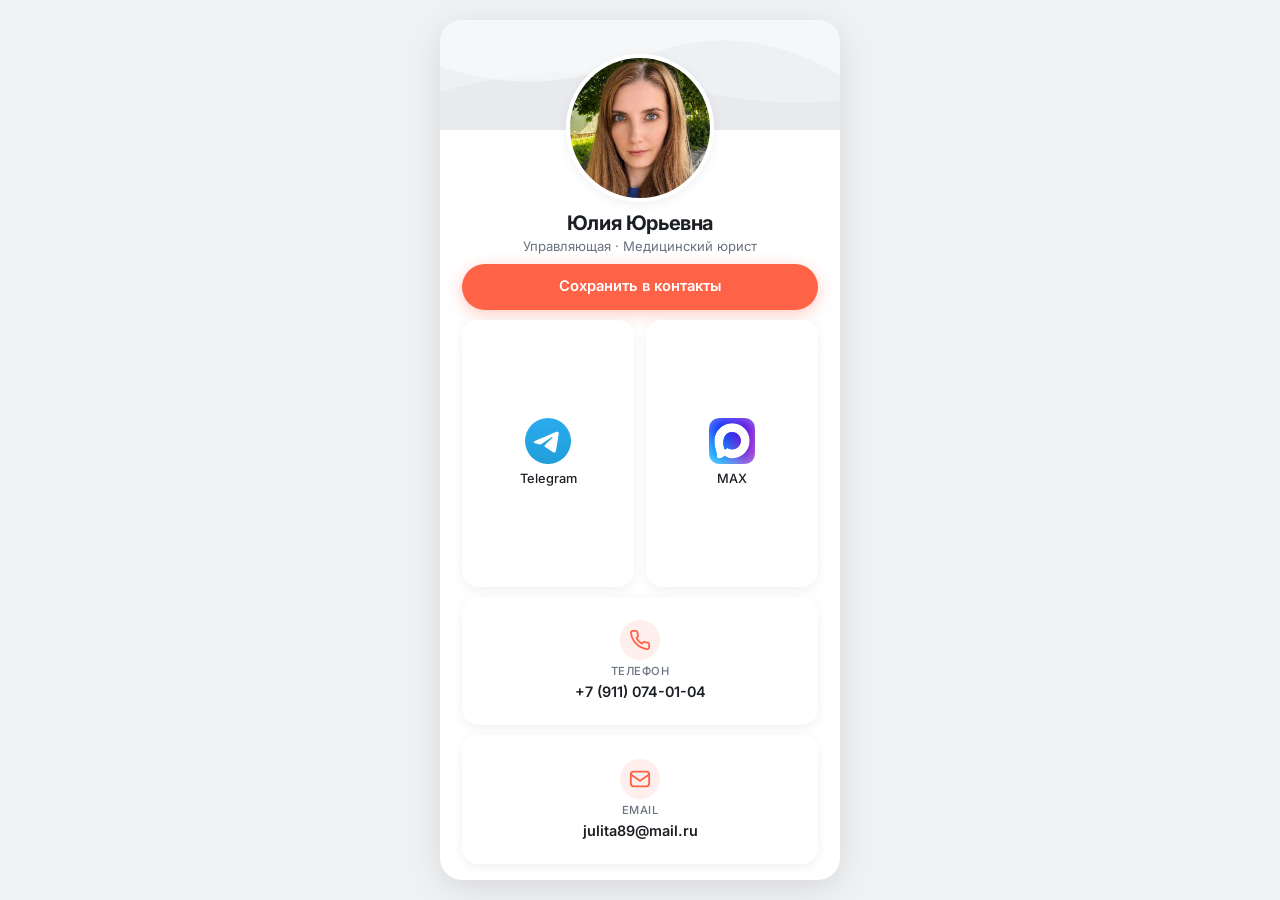
<file: index.html>
<!DOCTYPE html>
<html lang="ru">
<head>
  <meta charset="UTF-8">
  <meta name="viewport" content="width=device-width, initial-scale=1.0, viewport-fit=cover">
  <meta name="description" content="Юлия Юрьевна — управляющая, медицинский юрист">
  <title>Юлия Юрьевна</title>
  <link rel="preconnect" href="https://fonts.googleapis.com">
  <link rel="preconnect" href="https://fonts.gstatic.com" crossorigin>
  <link href="https://fonts.googleapis.com/css2?family=Inter:wght@400;500;600;700&display=swap" rel="stylesheet">
  <link rel="stylesheet" href="css/style.css?v=8">
  <link rel="icon" href="photo/avatar.jpg" type="image/jpeg">
</head>
<body>
  <main class="card">
    <div class="card__hero">
      <header class="card__header" aria-hidden="true">
        <svg class="card__waves" viewBox="0 0 400 130" preserveAspectRatio="none" xmlns="http://www.w3.org/2000/svg">
          <path d="M0,55 Q100,95 200,45 T400,65 L400,0 L0,0 Z" fill="rgba(255,255,255,0.45)"/>
          <path d="M0,85 Q120,45 220,75 T400,95 L400,0 L0,0 Z" fill="rgba(255,255,255,0.25)"/>
        </svg>
      </header>
      <div class="card__avatar-wrap">
        <img class="card__avatar" src="photo/avatar.jpg?v=4" alt="Юлия Юрьевна">
      </div>
    </div>

    <div class="card__body">
      <div class="card__intro">
        <h1 class="card__name">Юлия Юрьевна</h1>
        <p class="card__title">Управляющая · Медицинский юрист</p>
      </div>

      <a class="btn btn--primary" href="contact.vcf" download="Юлия_Юрьевна.vcf">
        Сохранить в контакты
      </a>

      <div class="links-grid">
        <a class="link-card" href="https://t.me/YU18YU" target="_blank" rel="noopener noreferrer">
          <img class="link-card__logo" src="icons/telegram.svg" width="40" height="40" alt="">
          <span class="link-card__label">Telegram</span>
        </a>
        <a class="link-card" href="https://max.ru/u/f9LHodD0cOL_HrG1ihCOvhenVAKla0ivn3VlDrTdwTqNVcTAOvn2TGo3qvQ" target="_blank" rel="noopener noreferrer">
          <img class="link-card__logo" src="icons/max.png" width="40" height="40" alt="">
          <span class="link-card__label">MAX</span>
        </a>
      </div>

      <div class="contacts">
        <a class="contact-card" href="tel:+79110740104">
          <span class="contact-card__icon" aria-hidden="true">
            <svg viewBox="0 0 24 24" width="22" height="22" fill="none" stroke="currentColor" stroke-width="2" stroke-linecap="round" stroke-linejoin="round">
              <path d="M22 16.92v3a2 2 0 0 1-2.18 2 19.79 19.79 0 0 1-8.63-3.07 19.5 19.5 0 0 1-6-6 19.79 19.79 0 0 1-3.07-8.67A2 2 0 0 1 4.11 2h3a2 2 0 0 1 2 1.72c.127.96.361 1.903.7 2.81a2 2 0 0 1-.45 2.11L8.09 9.91a16 16 0 0 0 6 6l1.27-1.27a2 2 0 0 1 2.11-.45c.907.339 1.85.573 2.81.7A2 2 0 0 1 22 16.92z"/>
            </svg>
          </span>
          <span class="contact-card__label">Телефон</span>
          <span class="contact-card__value">+7 (911) 074-01-04</span>
        </a>

        <a class="contact-card" href="mailto:julita89@mail.ru">
          <span class="contact-card__icon" aria-hidden="true">
            <svg viewBox="0 0 24 24" width="22" height="22" fill="none" stroke="currentColor" stroke-width="2" stroke-linecap="round" stroke-linejoin="round">
              <rect x="2" y="4" width="20" height="16" rx="3"/>
              <path d="m2 7 10 7 10-7"/>
            </svg>
          </span>
          <span class="contact-card__label">Email</span>
          <span class="contact-card__value">julita89@mail.ru</span>
        </a>
      </div>
    </div>
  </main>
</body>
</html>
</file>
<file: css/style.css>
*,
*::before,
*::after {
  box-sizing: border-box;
  margin: 0;
  padding: 0;
}

:root {
  --bg: #f0f1f3;
  --surface: #ffffff;
  --text: #1c1f23;
  --text-muted: #6b7280;
  --accent: #ff6347;
  --header-bg: #e8eaee;
  --shadow-soft: 0 3px 12px rgba(0, 0, 0, 0.06);
  --radius-card: 16px;
}

html {
  -webkit-text-size-adjust: 100%;
  height: 100%;
}

body {
  font-family: 'Inter', system-ui, -apple-system, 'Segoe UI', Roboto, sans-serif;
  background: var(--surface);
  color: var(--text);
  height: 100dvh;
  max-height: 100dvh;
  overflow: hidden;
  line-height: 1.3;
}

.card {
  width: 100%;
  height: 100dvh;
  max-height: 100dvh;
  background: var(--surface);
  overflow: hidden;
  display: flex;
  flex-direction: column;
}

.card__hero {
  position: relative;
  flex: 0 0 auto;
  padding-bottom: clamp(52px, 10.5vh, 72px);
}

.card__header {
  position: relative;
  height: clamp(76px, 13vh, 110px);
  background: var(--header-bg);
  overflow: hidden;
}

.card__waves {
  position: absolute;
  inset: 0;
  width: 100%;
  height: 100%;
}

.card__avatar-wrap {
  position: absolute;
  left: 50%;
  bottom: 0;
  z-index: 2;
  transform: translateX(-50%);
  width: clamp(108px, 19vh, 148px);
  height: clamp(108px, 19vh, 148px);
  border-radius: 50%;
  border: 4px solid var(--surface);
  box-shadow: var(--shadow-soft);
  background: var(--surface);
  overflow: hidden;
  display: flex;
  align-items: center;
  justify-content: center;
}

.card__avatar {
  display: block;
  max-width: 100%;
  max-height: 100%;
  width: auto;
  height: auto;
  object-fit: contain;
  object-position: center;
}

.card__body {
  flex: 1;
  min-height: 0;
  display: flex;
  flex-direction: column;
  align-items: center;
  justify-content: space-between;
  gap: clamp(6px, 1.2vh, 10px);
  padding: clamp(4px, 1vh, 8px) clamp(16px, 4vw, 22px) clamp(10px, 2vh, 16px);
  padding-bottom: max(clamp(10px, 2vh, 16px), env(safe-area-inset-bottom));
}

.card__intro {
  flex-shrink: 0;
  text-align: center;
}

.card__name {
  font-size: clamp(1.05rem, 2.8vh, 1.25rem);
  font-weight: 700;
  letter-spacing: -0.02em;
}

.card__title {
  margin-top: 2px;
  font-size: clamp(0.72rem, 1.8vh, 0.82rem);
  color: var(--text-muted);
  line-height: 1.25;
}

.btn {
  display: flex;
  align-items: center;
  justify-content: center;
  width: 100%;
  flex-shrink: 0;
  padding: clamp(10px, 1.8vh, 13px) 16px;
  border: none;
  border-radius: 999px;
  font-family: inherit;
  font-size: clamp(0.82rem, 2vh, 0.92rem);
  font-weight: 600;
  text-decoration: none;
  cursor: pointer;
}

.btn--primary {
  background: var(--accent);
  color: #fff;
  box-shadow: 0 4px 16px rgba(255, 99, 71, 0.35);
}

.links-grid {
  display: grid;
  grid-template-columns: 1fr 1fr;
  gap: clamp(8px, 1.5vh, 12px);
  width: 100%;
  flex: 1;
  min-height: 0;
  align-content: stretch;
}

.link-card {
  display: flex;
  flex-direction: column;
  align-items: center;
  justify-content: center;
  gap: clamp(4px, 0.8vh, 8px);
  min-height: 0;
  height: 100%;
  padding: clamp(8px, 1.5vh, 12px) 8px;
  background: var(--surface);
  border-radius: var(--radius-card);
  box-shadow: var(--shadow-soft);
  text-decoration: none;
  color: var(--text);
}

.link-card__logo {
  display: block;
  width: clamp(36px, 7vh, 46px);
  height: clamp(36px, 7vh, 46px);
  object-fit: contain;
}

.link-card__label {
  font-size: clamp(0.72rem, 1.7vh, 0.8rem);
  font-weight: 500;
}

.contacts {
  display: flex;
  flex-direction: column;
  gap: clamp(6px, 1.2vh, 10px);
  width: 100%;
  flex: 1;
  min-height: 0;
}

.contact-card {
  display: flex;
  flex-direction: column;
  align-items: center;
  justify-content: center;
  gap: clamp(2px, 0.5vh, 4px);
  flex: 1;
  min-height: 0;
  width: 100%;
  padding: clamp(6px, 1.2vh, 10px) 12px;
  background: var(--surface);
  border-radius: var(--radius-card);
  box-shadow: var(--shadow-soft);
  text-decoration: none;
  color: inherit;
  text-align: center;
}

.contact-card__icon {
  display: flex;
  align-items: center;
  justify-content: center;
  width: clamp(32px, 6vh, 40px);
  height: clamp(32px, 6vh, 40px);
  border-radius: 50%;
  background: rgba(255, 99, 71, 0.1);
  color: var(--accent);
}

.contact-card__icon svg {
  width: clamp(18px, 3.5vh, 22px);
  height: clamp(18px, 3.5vh, 22px);
}

.contact-card__label {
  font-size: clamp(0.62rem, 1.5vh, 0.7rem);
  font-weight: 500;
  letter-spacing: 0.04em;
  text-transform: uppercase;
  color: var(--text-muted);
}

.contact-card__value {
  font-size: clamp(0.8rem, 2vh, 0.9rem);
  font-weight: 600;
  color: var(--text);
}

@media (min-width: 440px) {
  body {
    background: var(--bg);
    display: flex;
    justify-content: center;
    align-items: center;
    padding: 12px;
  }

  .card {
    max-width: 400px;
    height: min(100dvh, 860px);
    max-height: calc(100dvh - 24px);
    border-radius: 22px;
    box-shadow: 0 8px 32px rgba(0, 0, 0, 0.1);
  }

  .card__header {
    border-radius: 22px 22px 0 0;
  }
}
</file>
